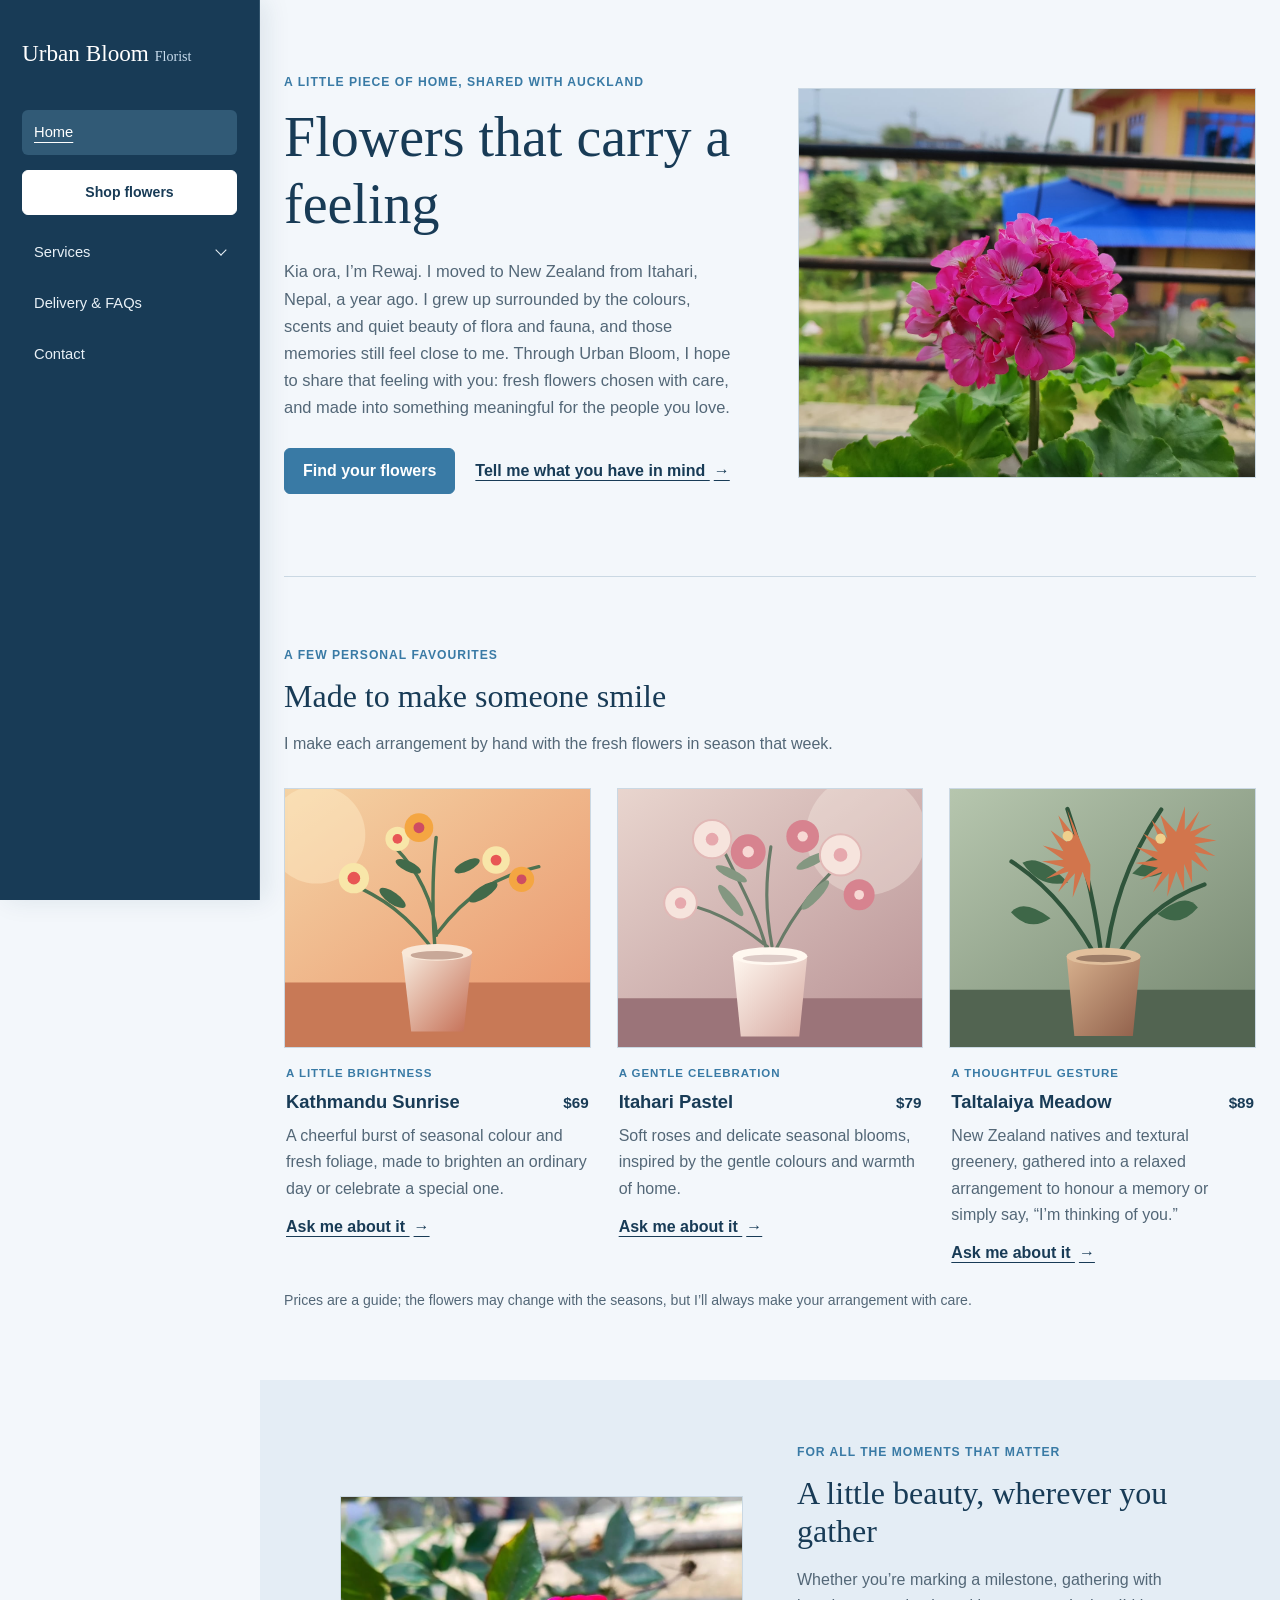
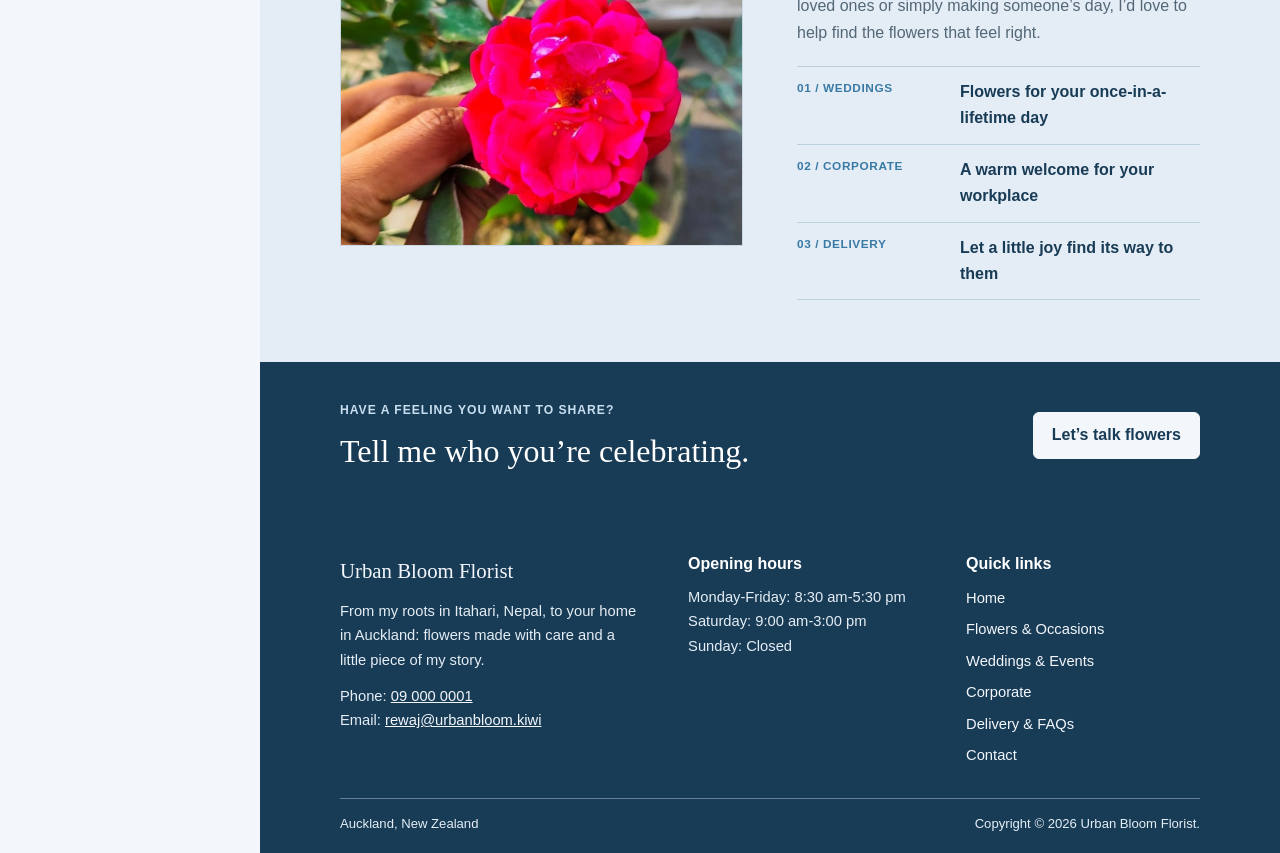
<file: index.html>
<!DOCTYPE html>
<html lang="en-NZ">
<head>
  <meta charset="UTF-8">
  <meta name="viewport" content="width=device-width, initial-scale=1.0">
  <meta name="description" content="Personal, seasonal flowers in Auckland, inspired by Rewaj's childhood in Itahari, Nepal and love of nature.">
  <title>Urban Bloom Florist | Flowers with a Personal Touch</title>
  <link rel="stylesheet" href="css/style.css">
  <script src="js/script.js" defer></script>
</head>
<body>
  <a class="skip-link" href="#main-content">Skip to content</a>
  <header class="site-header">
    <div class="header-inner">
      <a class="site-logo" href="index.html">Urban Bloom <span>Florist</span></a>
      <button class="menu-toggle" type="button" aria-label="Open navigation menu" aria-expanded="false" aria-controls="site-navigation">
        <span></span><span></span><span></span>
      </button>
      <nav class="site-nav" id="site-navigation" aria-label="Main navigation">
        <a href="index.html" aria-current="page">Home</a>
        <a href="flowers.html" class="nav-shop-link">Shop flowers</a>
        <div class="nav-dropdown">
          <button class="nav-dropdown-toggle" type="button" aria-expanded="false" aria-controls="services-menu">Services</button>
          <div class="nav-dropdown-menu" id="services-menu">
            <a href="weddings.html">Weddings &amp; Events</a>
            <a href="corporate.html">Corporate</a>
          </div>
        </div>
        <a href="delivery.html">Delivery &amp; FAQs</a>
        <a href="contact.html">Contact</a>
      </nav>
    </div>
  </header>

  <main id="main-content">
    <section class="home-hero">
      <div class="hero-copy">
        <p class="eyebrow">A little piece of home, shared with Auckland</p>
        <h1>Flowers that carry a feeling</h1>
        <p>Kia ora, I’m Rewaj. I moved to New Zealand from Itahari, Nepal, a year ago. I grew up surrounded by the colours, scents and quiet beauty of flora and fauna, and those memories still feel close to me. Through Urban Bloom, I hope to share that feeling with you: fresh flowers chosen with care, and made into something meaningful for the people you love.</p>
        <div class="button-row">
          <a class="button button-primary" href="flowers.html">Find your flowers</a>
          <a class="hero-text-link" href="contact.html">Tell me what you have in mind <span aria-hidden="true">&rarr;</span></a>
        </div>
      </div>
      <div class="image-frame hero-image">
        <img src="image 1.jpeg" alt="A colourful hand-tied bouquet, made with care">
      </div>
    </section>

    <section class="content-section featured-section" aria-labelledby="featured-heading">
      <div class="section-heading">
        <p class="eyebrow">A few personal favourites</p>
        <h2 id="featured-heading">Made to make someone smile</h2>
        <p>I make each arrangement by hand with the fresh flowers in season that week.</p>
      </div>
      <div class="product-grid">
        <article class="product-item">
          <div class="image-frame product-image"><img src="images/auckland-sunrise.svg" alt="Bright seasonal flowers and fresh foliage in the Kathmandu Sunrise bouquet"></div>
          <div class="product-copy"><p class="product-category">A little brightness</p><div class="product-title"><h3>Kathmandu Sunrise</h3><span>$69</span></div><p>A cheerful burst of seasonal colour and fresh foliage, made to brighten an ordinary day or celebrate a special one.</p><a class="text-link" href="contact.html">Ask me about it <span aria-hidden="true">&rarr;</span></a></div>
        </article>
        <article class="product-item">
          <div class="image-frame product-image"><img src="images/soft-blush.svg" alt="Soft pastel roses and seasonal blooms in the Itahari Pastel arrangement"></div>
          <div class="product-copy"><p class="product-category">A gentle celebration</p><div class="product-title"><h3>Itahari Pastel</h3><span>$79</span></div><p>Soft roses and delicate seasonal blooms, inspired by the gentle colours and warmth of home.</p><a class="text-link" href="contact.html">Ask me about it <span aria-hidden="true">&rarr;</span></a></div>
        </article>
        <article class="product-item">
          <div class="image-frame product-image"><img src="images/native-meadow.svg" alt="A relaxed arrangement of New Zealand native flowers and greenery in the Taltalaiya Meadow bouquet"></div>
          <div class="product-copy"><p class="product-category">A thoughtful gesture</p><div class="product-title"><h3>Taltalaiya Meadow</h3><span>$89</span></div><p>New Zealand natives and textural greenery, gathered into a relaxed arrangement to honour a memory or simply say, “I’m thinking of you.”</p><a class="text-link" href="contact.html">Ask me about it <span aria-hidden="true">&rarr;</span></a></div>
        </article>
      </div>
      <p class="small-note">Prices are a guide; the flowers may change with the seasons, but I’ll always make your arrangement with care.</p>
    </section>

    <section class="split-section home-services">
      <div class="image-frame split-image"><img src="image 2.jpeg" alt="Thoughtfully arranged flowers for a celebration"></div>
      <div class="split-copy">
        <p class="eyebrow">For all the moments that matter</p>
        <h2>A little beauty, wherever you gather</h2>
        <p>Whether you’re marking a milestone, gathering with loved ones or simply making someone’s day, I’d love to help find the flowers that feel right.</p>
        <div class="service-links">
          <a href="weddings.html"><span class="service-index">01 / Weddings</span><span class="service-link-title">Flowers for your once-in-a-lifetime day</span></a>
          <a href="corporate.html"><span class="service-index">02 / Corporate</span><span class="service-link-title">A warm welcome for your workplace</span></a>
          <a href="delivery.html"><span class="service-index">03 / Delivery</span><span class="service-link-title">Let a little joy find its way to them</span></a>
        </div>
      </div>
    </section>
    <section class="contact-band"><div><p class="eyebrow">Have a feeling you want to share?</p><h2>Tell me who you’re celebrating.</h2></div><a class="button button-light" href="contact.html">Let’s talk flowers</a></section>
  </main>

  <footer class="site-footer">
    <div class="footer-main">
      <div class="footer-about"><a class="footer-logo" href="index.html">Urban Bloom Florist</a><p>From my roots in Itahari, Nepal, to your home in Auckland: flowers made with care and a little piece of my story.</p><p>Phone: <a href="tel:+6490000001">09 000 0001</a><br>Email: <a href="mailto:rewaj@urbanbloom.kiwi">rewaj@urbanbloom.kiwi</a></p></div>
      <div><h2>Opening hours</h2><p>Monday-Friday: 8:30 am-5:30 pm<br>Saturday: 9:00 am-3:00 pm<br>Sunday: Closed</p></div>
      <div><h2>Quick links</h2><ul class="footer-links"><li><a href="index.html">Home</a></li><li><a href="flowers.html">Flowers &amp; Occasions</a></li><li><a href="weddings.html">Weddings &amp; Events</a></li><li><a href="corporate.html">Corporate</a></li><li><a href="delivery.html">Delivery &amp; FAQs</a></li><li><a href="contact.html">Contact</a></li></ul></div>
    </div>
    <div class="footer-bottom"><p>Auckland, New Zealand</p><p>Copyright &copy; 2026 Urban Bloom Florist.</p></div>
  </footer>
</body>
</html>
</file>
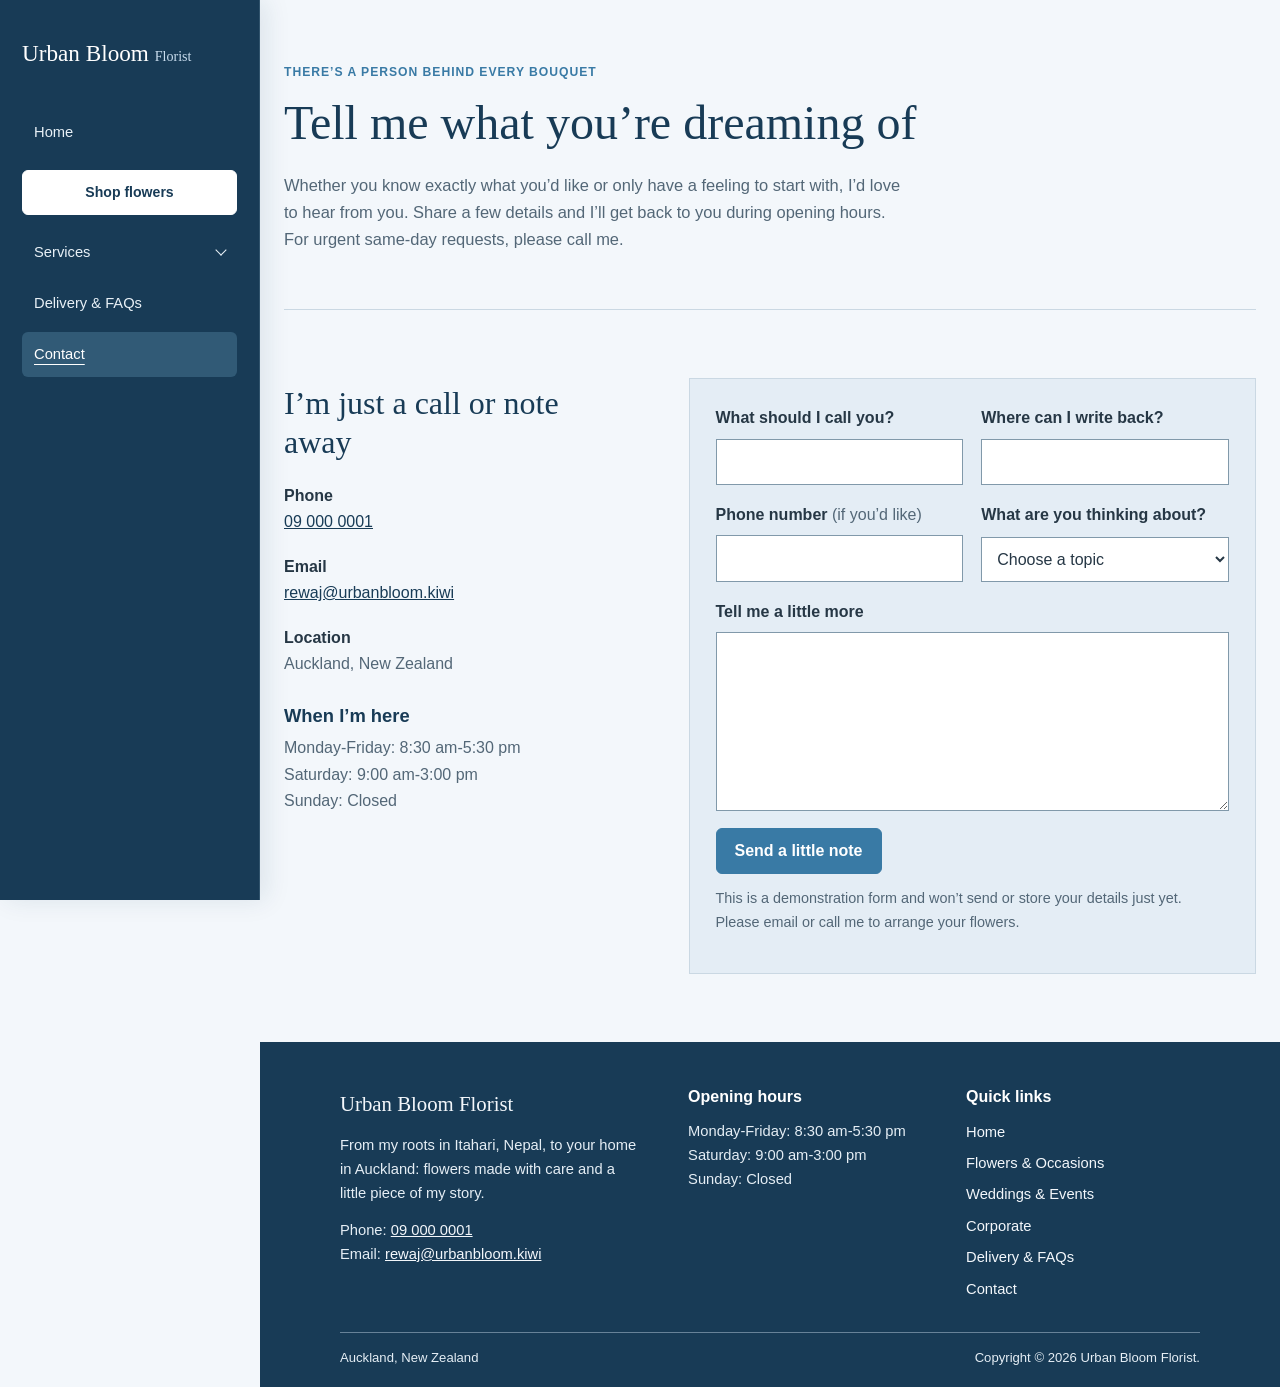
<file: contact.html>
<!DOCTYPE html>
<html lang="en-NZ">
<head>
  <meta charset="UTF-8">
  <meta name="viewport" content="width=device-width, initial-scale=1.0">
  <meta name="description" content="Share your flower ideas with Rewaj at Urban Bloom Florist in Auckland. Every enquiry is welcome.">
  <title>Contact | Urban Bloom Florist</title>
  <link rel="stylesheet" href="css/style.css">
  <script src="js/script.js" defer></script>
</head>
<body>
  <a class="skip-link" href="#main-content">Skip to content</a>
  <header class="site-header"><div class="header-inner"><a class="site-logo" href="index.html">Urban Bloom <span>Florist</span></a><button class="menu-toggle" type="button" aria-label="Open navigation menu" aria-expanded="false" aria-controls="site-navigation"><span></span><span></span><span></span></button><nav class="site-nav" id="site-navigation" aria-label="Main navigation"><a href="index.html">Home</a><a href="flowers.html" class="nav-shop-link">Shop flowers</a><div class="nav-dropdown"><button class="nav-dropdown-toggle" type="button" aria-expanded="false" aria-controls="services-menu">Services</button><div class="nav-dropdown-menu" id="services-menu"><a href="weddings.html">Weddings &amp; Events</a><a href="corporate.html">Corporate</a></div></div><a href="delivery.html">Delivery &amp; FAQs</a><a href="contact.html" aria-current="page">Contact</a></nav></div></header>
  <main id="main-content">
    <section class="page-intro"><p class="eyebrow">There’s a person behind every bouquet</p><h1>Tell me what you’re dreaming of</h1><p>Whether you know exactly what you’d like or only have a feeling to start with, I’d love to hear from you. Share a few details and I’ll get back to you during opening hours. For urgent same-day requests, please call me.</p></section>
    <section class="contact-layout content-section">
      <div class="contact-details"><h2>I’m just a call or note away</h2><p><strong>Phone</strong><br><a href="tel:+6490000001">09 000 0001</a></p><p><strong>Email</strong><br><a href="mailto:rewaj@urbanbloom.kiwi">rewaj@urbanbloom.kiwi</a></p><p><strong>Location</strong><br>Auckland, New Zealand</p><h3>When I’m here</h3><p>Monday-Friday: 8:30 am-5:30 pm<br>Saturday: 9:00 am-3:00 pm<br>Sunday: Closed</p></div>
      <form class="enquiry-form" id="enquiry-form">
        <div class="form-row"><div class="form-field"><label for="name">What should I call you?</label><input id="name" name="name" type="text" autocomplete="name" required></div><div class="form-field"><label for="email">Where can I write back?</label><input id="email" name="email" type="email" autocomplete="email" required></div></div>
        <div class="form-row"><div class="form-field"><label for="phone">Phone number <span>(if you’d like)</span></label><input id="phone" name="phone" type="tel" autocomplete="tel"></div><div class="form-field"><label for="enquiry-type">What are you thinking about?</label><select id="enquiry-type" name="enquiry-type" required><option value="">Choose a topic</option><option>Flowers and occasions</option><option>Wedding or event</option><option>Corporate flowers</option><option>Delivery</option><option>Something else</option></select></div></div>
        <div class="form-field"><label for="message">Tell me a little more</label><textarea id="message" name="message" rows="6" required></textarea></div>
        <button class="button button-primary" type="submit">Send a little note</button>
        <p class="form-note">This is a demonstration form and won’t send or store your details just yet. Please email or call me to arrange your flowers.</p>
        <p class="form-status" id="form-status" role="status" aria-live="polite"></p>
      </form>
    </section>
  </main>
  <footer class="site-footer"><div class="footer-main"><div class="footer-about"><a class="footer-logo" href="index.html">Urban Bloom Florist</a><p>From my roots in Itahari, Nepal, to your home in Auckland: flowers made with care and a little piece of my story.</p><p>Phone: <a href="tel:+6490000001">09 000 0001</a><br>Email: <a href="mailto:rewaj@urbanbloom.kiwi">rewaj@urbanbloom.kiwi</a></p></div><div><h2>Opening hours</h2><p>Monday-Friday: 8:30 am-5:30 pm<br>Saturday: 9:00 am-3:00 pm<br>Sunday: Closed</p></div><div><h2>Quick links</h2><ul class="footer-links"><li><a href="index.html">Home</a></li><li><a href="flowers.html">Flowers &amp; Occasions</a></li><li><a href="weddings.html">Weddings &amp; Events</a></li><li><a href="corporate.html">Corporate</a></li><li><a href="delivery.html">Delivery &amp; FAQs</a></li><li><a href="contact.html">Contact</a></li></ul></div></div><div class="footer-bottom"><p>Auckland, New Zealand</p><p>Copyright &copy; 2026 Urban Bloom Florist.</p></div></footer>
</body>
</html>
</file>
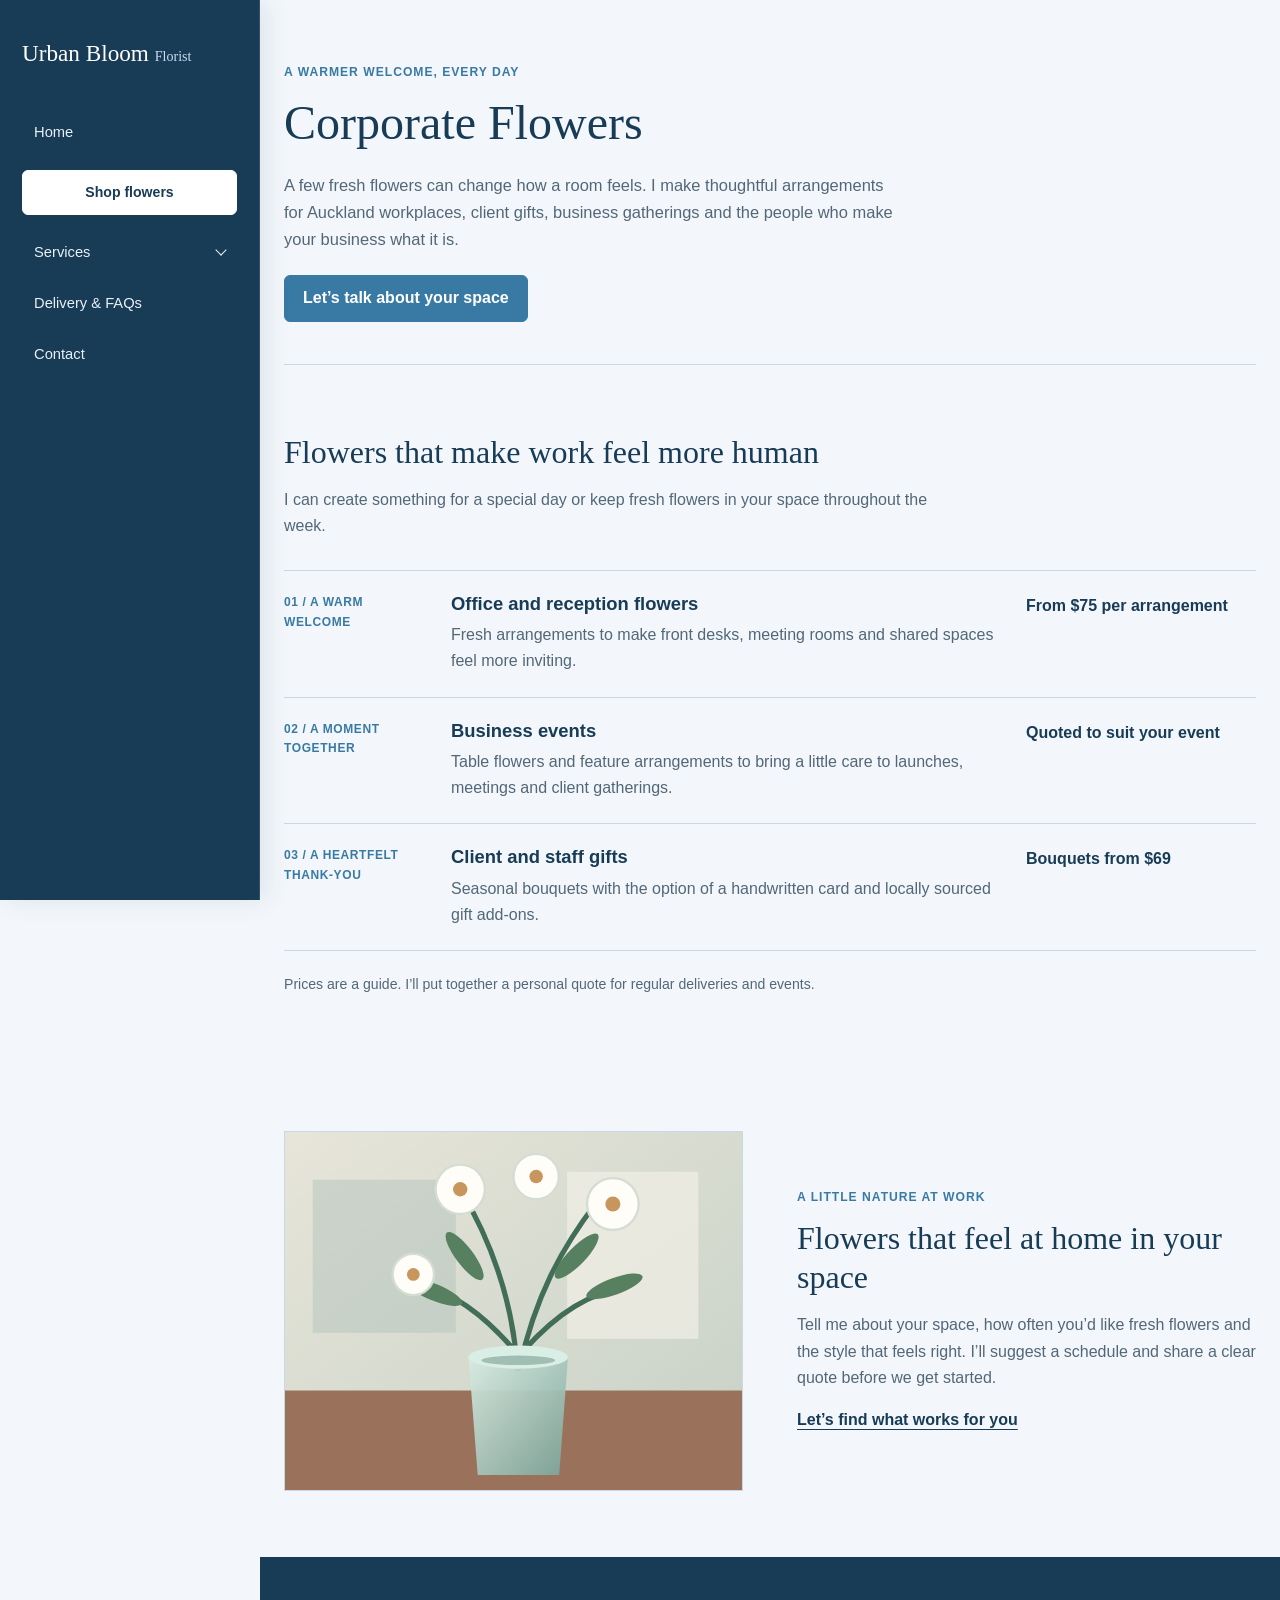
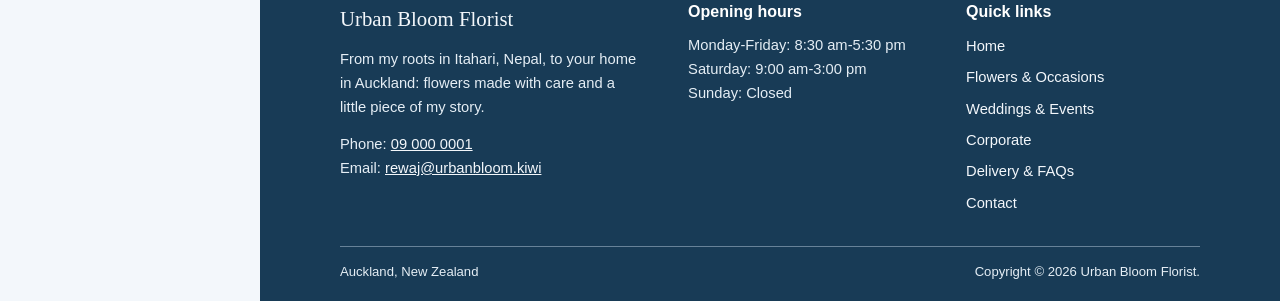
<file: corporate.html>
<!DOCTYPE html>
<html lang="en-NZ">
<head>
  <meta charset="UTF-8">
  <meta name="viewport" content="width=device-width, initial-scale=1.0">
  <meta name="description" content="Thoughtful seasonal flowers for Auckland workspaces and business occasions, made by Rewaj at Urban Bloom Florist.">
  <title>Corporate Flowers | Urban Bloom Florist</title>
  <link rel="stylesheet" href="css/style.css">
  <script src="js/script.js" defer></script>
</head>
<body>
  <a class="skip-link" href="#main-content">Skip to content</a>
  <header class="site-header"><div class="header-inner"><a class="site-logo" href="index.html">Urban Bloom <span>Florist</span></a><button class="menu-toggle" type="button" aria-label="Open navigation menu" aria-expanded="false" aria-controls="site-navigation"><span></span><span></span><span></span></button><nav class="site-nav" id="site-navigation" aria-label="Main navigation"><a href="index.html">Home</a><a href="flowers.html" class="nav-shop-link">Shop flowers</a><div class="nav-dropdown"><button class="nav-dropdown-toggle" type="button" aria-expanded="false" aria-controls="services-menu">Services</button><div class="nav-dropdown-menu" id="services-menu"><a href="weddings.html">Weddings &amp; Events</a><a href="corporate.html" aria-current="page">Corporate</a></div></div><a href="delivery.html">Delivery &amp; FAQs</a><a href="contact.html">Contact</a></nav></div></header>
  <main id="main-content">
    <section class="page-intro"><p class="eyebrow">A warmer welcome, every day</p><h1>Corporate Flowers</h1><p>A few fresh flowers can change how a room feels. I make thoughtful arrangements for Auckland workplaces, client gifts, business gatherings and the people who make your business what it is.</p><a class="button button-primary" href="contact.html">Let’s talk about your space</a></section>
    <section class="content-section"><div class="section-heading"><h2>Flowers that make work feel more human</h2><p>I can create something for a special day or keep fresh flowers in your space throughout the week.</p></div><div class="service-list">
      <article class="service-row"><span class="service-number">01 / A warm welcome</span><div><h3>Office and reception flowers</h3><p>Fresh arrangements to make front desks, meeting rooms and shared spaces feel more inviting.</p></div><p class="service-price">From $75 per arrangement</p></article>
      <article class="service-row"><span class="service-number">02 / A moment together</span><div><h3>Business events</h3><p>Table flowers and feature arrangements to bring a little care to launches, meetings and client gatherings.</p></div><p class="service-price">Quoted to suit your event</p></article>
      <article class="service-row"><span class="service-number">03 / A heartfelt thank-you</span><div><h3>Client and staff gifts</h3><p>Seasonal bouquets with the option of a handwritten card and locally sourced gift add-ons.</p></div><p class="service-price">Bouquets from $69</p></article>
    </div><p class="small-note">Prices are a guide. I’ll put together a personal quote for regular deliveries and events.</p></section>
    <section class="split-section detail-split"><div class="image-frame split-image"><img src="images/corporate-flowers.svg" alt="A fresh floral arrangement displayed in a welcoming office reception"></div><div class="split-copy"><p class="eyebrow">A little nature at work</p><h2>Flowers that feel at home in your space</h2><p>Tell me about your space, how often you’d like fresh flowers and the style that feels right. I’ll suggest a schedule and share a clear quote before we get started.</p><a class="text-link" href="contact.html">Let’s find what works for you</a></div></section>
  </main>
  <footer class="site-footer"><div class="footer-main"><div class="footer-about"><a class="footer-logo" href="index.html">Urban Bloom Florist</a><p>From my roots in Itahari, Nepal, to your home in Auckland: flowers made with care and a little piece of my story.</p><p>Phone: <a href="tel:+6490000001">09 000 0001</a><br>Email: <a href="mailto:rewaj@urbanbloom.kiwi">rewaj@urbanbloom.kiwi</a></p></div><div><h2>Opening hours</h2><p>Monday-Friday: 8:30 am-5:30 pm<br>Saturday: 9:00 am-3:00 pm<br>Sunday: Closed</p></div><div><h2>Quick links</h2><ul class="footer-links"><li><a href="index.html">Home</a></li><li><a href="flowers.html">Flowers &amp; Occasions</a></li><li><a href="weddings.html">Weddings &amp; Events</a></li><li><a href="corporate.html">Corporate</a></li><li><a href="delivery.html">Delivery &amp; FAQs</a></li><li><a href="contact.html">Contact</a></li></ul></div></div><div class="footer-bottom"><p>Auckland, New Zealand</p><p>Copyright &copy; 2026 Urban Bloom Florist.</p></div></footer>
</body>
</html>
</file>
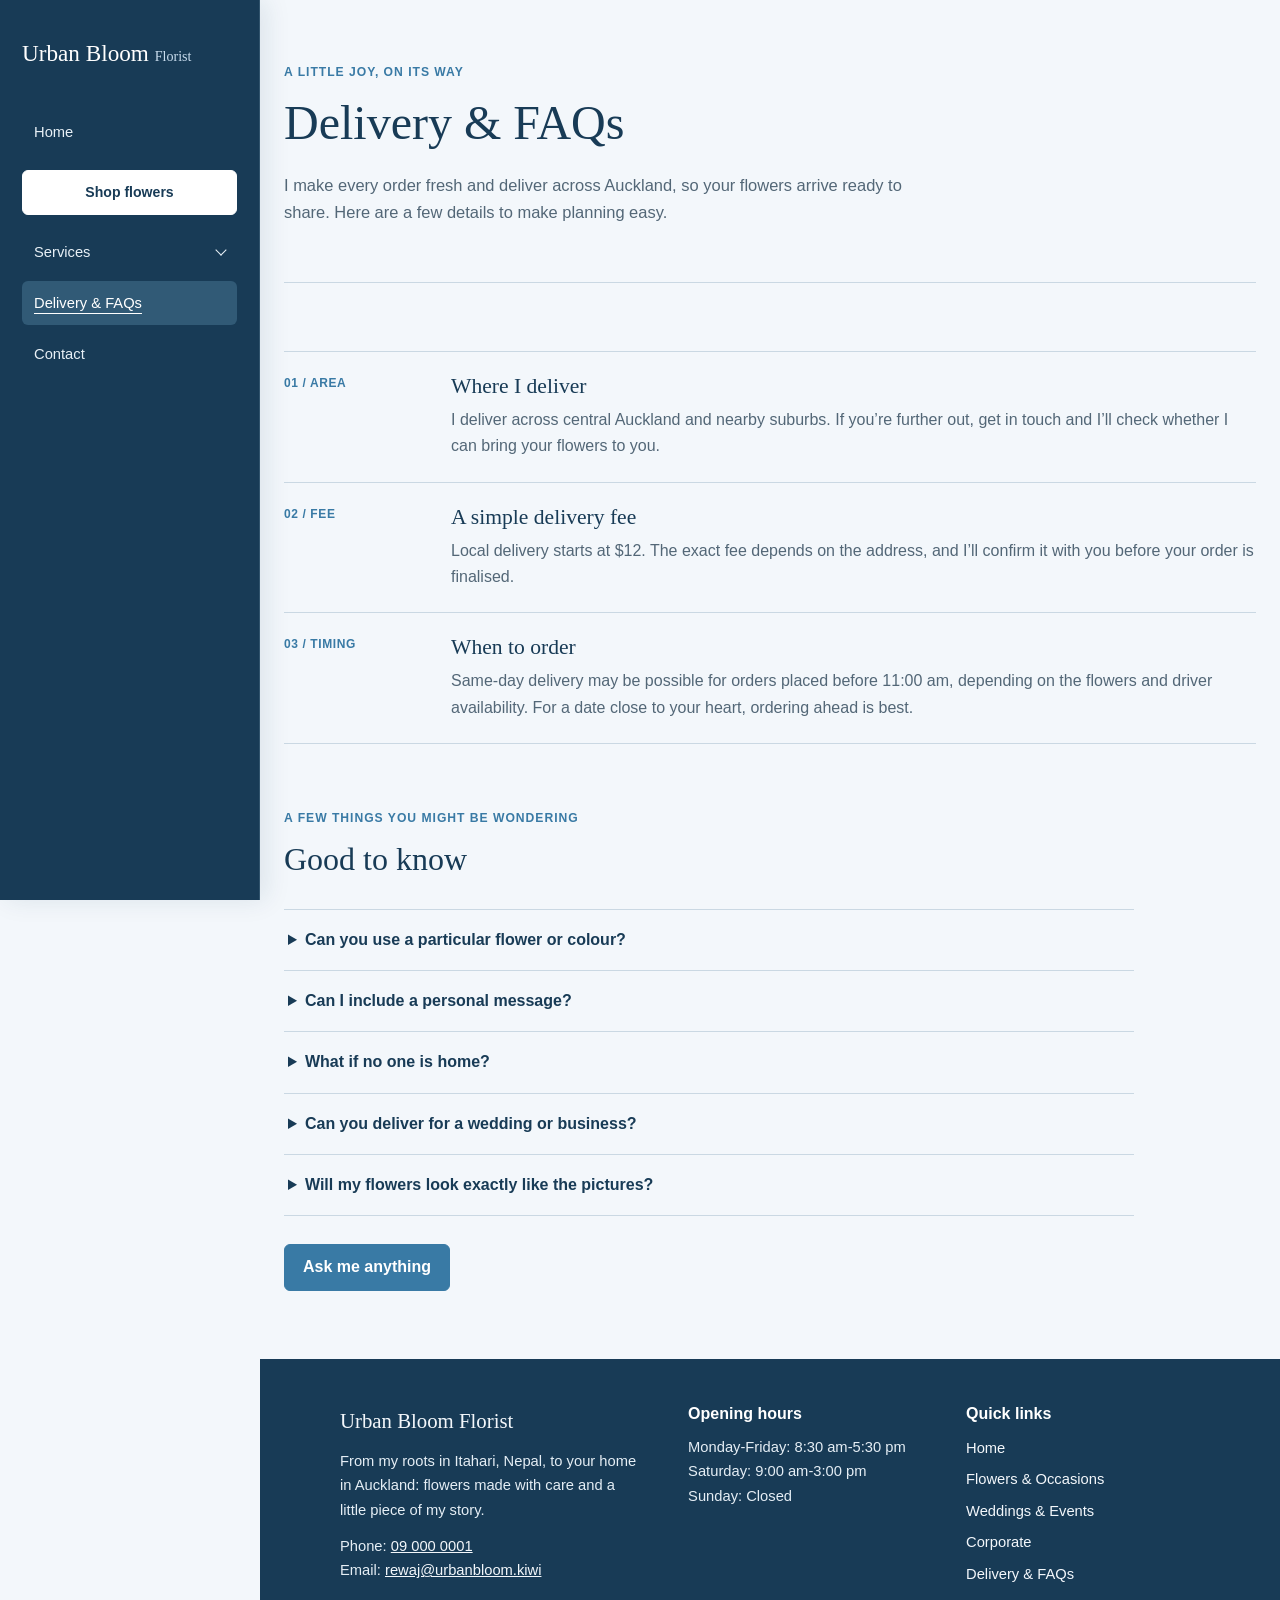
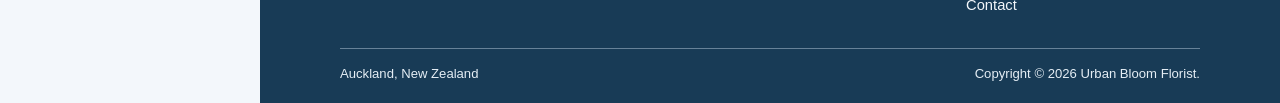
<file: delivery.html>
<!DOCTYPE html>
<html lang="en-NZ">
<head>
  <meta charset="UTF-8">
  <meta name="viewport" content="width=device-width, initial-scale=1.0">
  <meta name="description" content="A little joy, delivered around Auckland by Rewaj at Urban Bloom Florist. Find delivery details and answers.">
  <title>Delivery &amp; FAQs | Urban Bloom Florist</title>
  <link rel="stylesheet" href="css/style.css">
  <script src="js/script.js" defer></script>
</head>
<body>
  <a class="skip-link" href="#main-content">Skip to content</a>
  <header class="site-header"><div class="header-inner"><a class="site-logo" href="index.html">Urban Bloom <span>Florist</span></a><button class="menu-toggle" type="button" aria-label="Open navigation menu" aria-expanded="false" aria-controls="site-navigation"><span></span><span></span><span></span></button><nav class="site-nav" id="site-navigation" aria-label="Main navigation"><a href="index.html">Home</a><a href="flowers.html" class="nav-shop-link">Shop flowers</a><div class="nav-dropdown"><button class="nav-dropdown-toggle" type="button" aria-expanded="false" aria-controls="services-menu">Services</button><div class="nav-dropdown-menu" id="services-menu"><a href="weddings.html">Weddings &amp; Events</a><a href="corporate.html">Corporate</a></div></div><a href="delivery.html" aria-current="page">Delivery &amp; FAQs</a><a href="contact.html">Contact</a></nav></div></header>
  <main id="main-content">
    <section class="page-intro"><p class="eyebrow">A little joy, on its way</p><h1>Delivery &amp; FAQs</h1><p>I make every order fresh and deliver across Auckland, so your flowers arrive ready to share. Here are a few details to make planning easy.</p></section>
    <section class="content-section delivery-details"><div class="delivery-summary"><article><p class="service-number">01 / Area</p><div><h2>Where I deliver</h2><p>I deliver across central Auckland and nearby suburbs. If you’re further out, get in touch and I’ll check whether I can bring your flowers to you.</p></div></article><article><p class="service-number">02 / Fee</p><div><h2>A simple delivery fee</h2><p>Local delivery starts at $12. The exact fee depends on the address, and I’ll confirm it with you before your order is finalised.</p></div></article><article><p class="service-number">03 / Timing</p><div><h2>When to order</h2><p>Same-day delivery may be possible for orders placed before 11:00 am, depending on the flowers and driver availability. For a date close to your heart, ordering ahead is best.</p></div></article></div></section>
    <section class="content-section faq-section"><div class="section-heading"><p class="eyebrow">A few things you might be wondering</p><h2>Good to know</h2></div><div class="faq-list">
      <details><summary>Can you use a particular flower or colour?</summary><p>Tell me what you love and I’ll check what’s in season. I can’t promise every variety will be available, but I’ll do my best to find a lovely alternative.</p></details>
      <details><summary>Can I include a personal message?</summary><p>Of course. I’d be happy to add a handwritten card. Just send me your words when you get in touch.</p></details>
      <details><summary>What if no one is home?</summary><p>Please share a phone number and any safe-place or access instructions. If I can’t leave the flowers safely, I’ll contact you to work out what to do next.</p></details>
      <details><summary>Can you deliver for a wedding or business?</summary><p>Yes. I plan wedding, event and regular business deliveries personally. Take a look at my <a href="weddings.html">Weddings &amp; Events</a> or <a href="corporate.html">Corporate</a> page to explore the possibilities.</p></details>
      <details><summary>Will my flowers look exactly like the pictures?</summary><p>Flowers change with the seasons, so each arrangement is a little unique. I’ll keep the colours and feeling you chose, and make sure the flowers are fresh and full of life.</p></details>
    </div><a class="button button-primary" href="contact.html">Ask me anything</a></section>
  </main>
  <footer class="site-footer"><div class="footer-main"><div class="footer-about"><a class="footer-logo" href="index.html">Urban Bloom Florist</a><p>From my roots in Itahari, Nepal, to your home in Auckland: flowers made with care and a little piece of my story.</p><p>Phone: <a href="tel:+6490000001">09 000 0001</a><br>Email: <a href="mailto:rewaj@urbanbloom.kiwi">rewaj@urbanbloom.kiwi</a></p></div><div><h2>Opening hours</h2><p>Monday-Friday: 8:30 am-5:30 pm<br>Saturday: 9:00 am-3:00 pm<br>Sunday: Closed</p></div><div><h2>Quick links</h2><ul class="footer-links"><li><a href="index.html">Home</a></li><li><a href="flowers.html">Flowers &amp; Occasions</a></li><li><a href="weddings.html">Weddings &amp; Events</a></li><li><a href="corporate.html">Corporate</a></li><li><a href="delivery.html">Delivery &amp; FAQs</a></li><li><a href="contact.html">Contact</a></li></ul></div></div><div class="footer-bottom"><p>Auckland, New Zealand</p><p>Copyright &copy; 2026 Urban Bloom Florist.</p></div></footer>
</body>
</html>
</file>
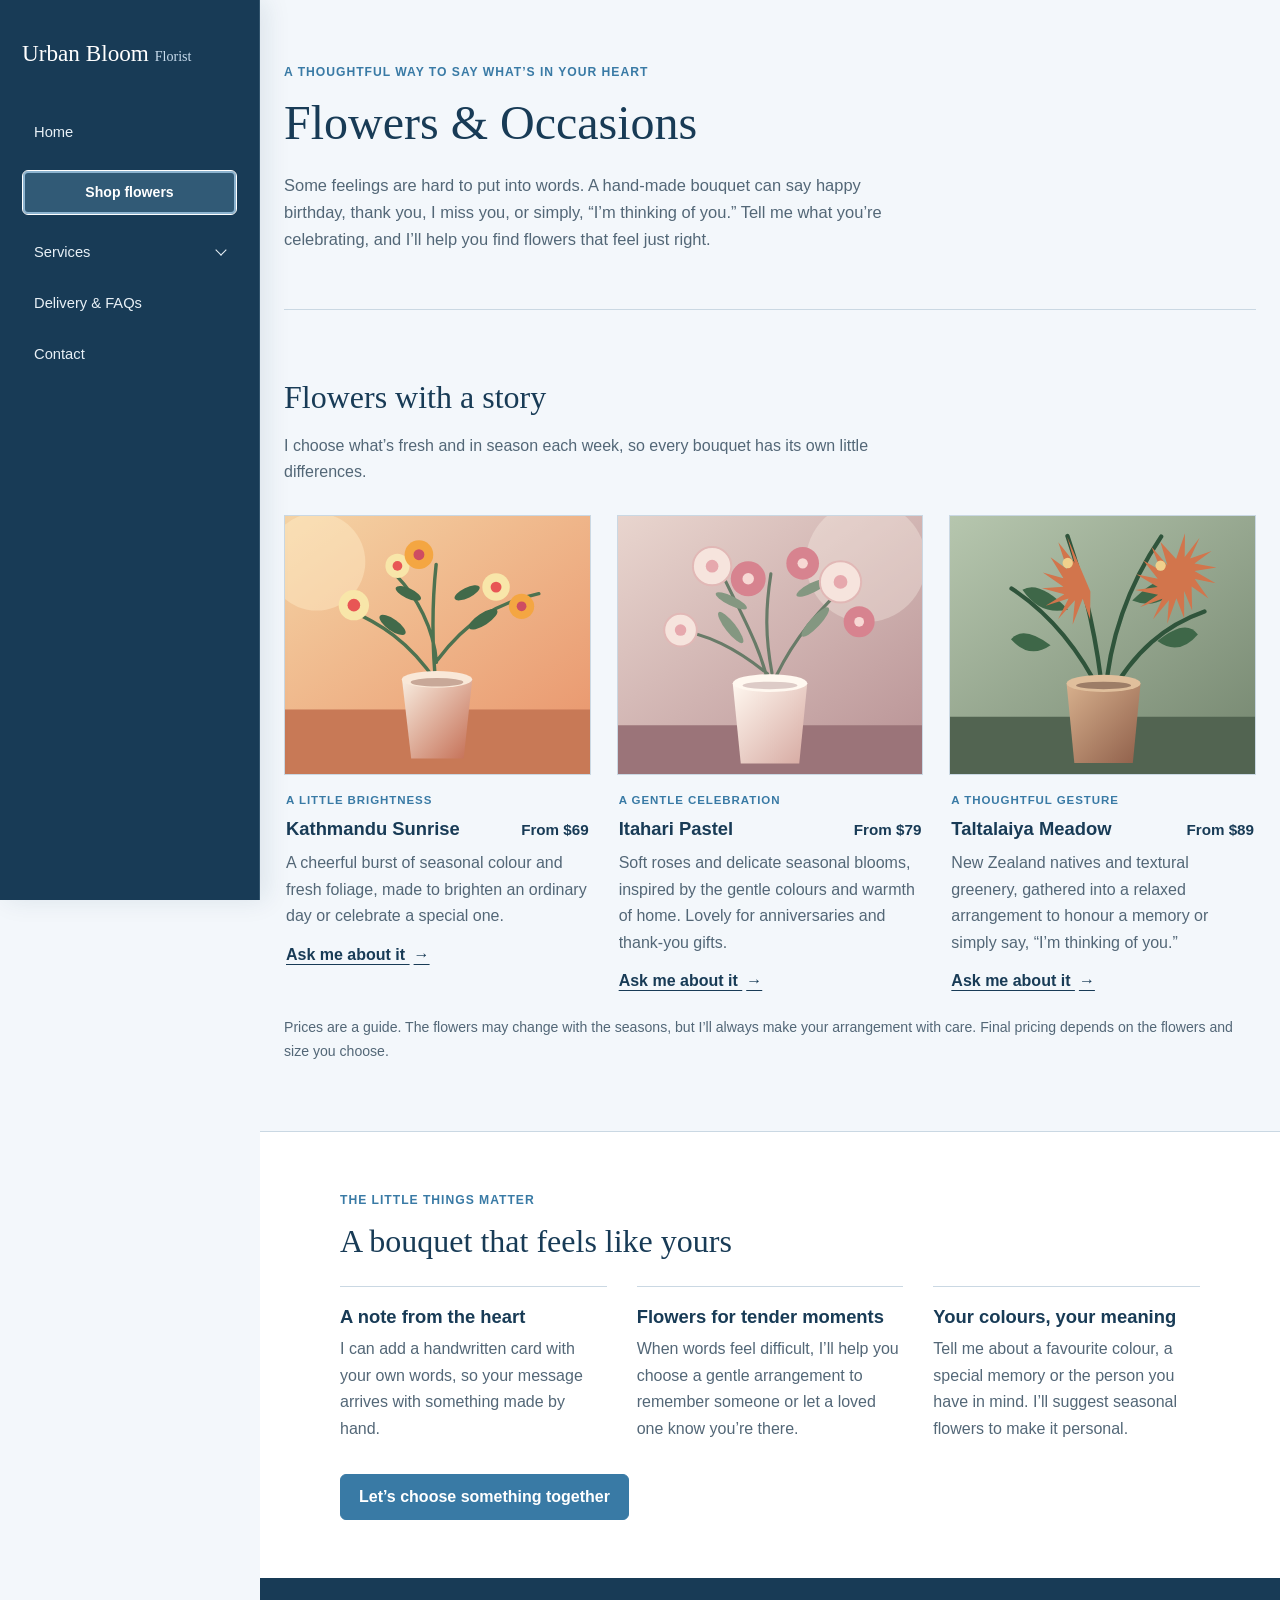
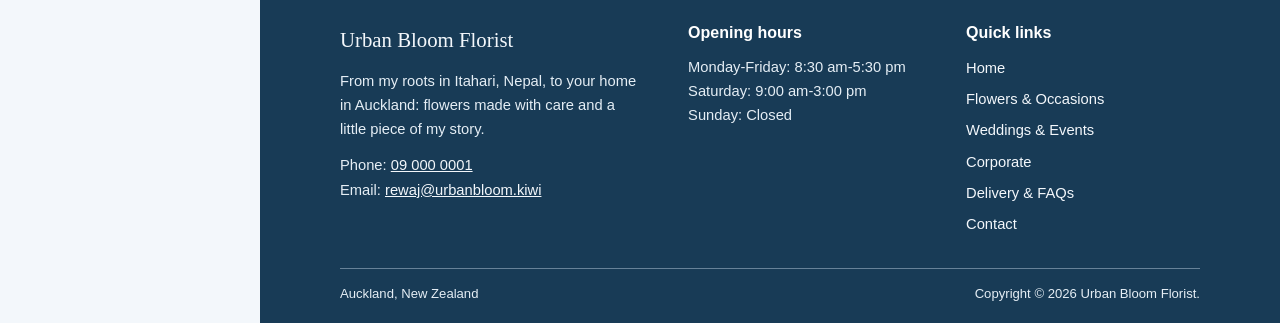
<file: flowers.html>
<!DOCTYPE html>
<html lang="en-NZ">
<head>
  <meta charset="UTF-8">
  <meta name="viewport" content="width=device-width, initial-scale=1.0">
  <meta name="description" content="Discover heartfelt, hand-made seasonal bouquets from Rewaj at Urban Bloom Florist in Auckland.">
  <title>Flowers &amp; Occasions | Urban Bloom Florist</title>
  <link rel="stylesheet" href="css/style.css">
  <script src="js/script.js" defer></script>
</head>
<body>
  <a class="skip-link" href="#main-content">Skip to content</a>
  <header class="site-header"><div class="header-inner"><a class="site-logo" href="index.html">Urban Bloom <span>Florist</span></a><button class="menu-toggle" type="button" aria-label="Open navigation menu" aria-expanded="false" aria-controls="site-navigation"><span></span><span></span><span></span></button><nav class="site-nav" id="site-navigation" aria-label="Main navigation"><a href="index.html">Home</a><a href="flowers.html" class="nav-shop-link" aria-current="page">Shop flowers</a><div class="nav-dropdown"><button class="nav-dropdown-toggle" type="button" aria-expanded="false" aria-controls="services-menu">Services</button><div class="nav-dropdown-menu" id="services-menu"><a href="weddings.html">Weddings &amp; Events</a><a href="corporate.html">Corporate</a></div></div><a href="delivery.html">Delivery &amp; FAQs</a><a href="contact.html">Contact</a></nav></div></header>
  <main id="main-content">
    <section class="page-intro"><p class="eyebrow">A thoughtful way to say what’s in your heart</p><h1>Flowers &amp; Occasions</h1><p>Some feelings are hard to put into words. A hand-made bouquet can say happy birthday, thank you, I miss you, or simply, “I’m thinking of you.” Tell me what you’re celebrating, and I’ll help you find flowers that feel just right.</p></section>
    <section class="content-section" aria-labelledby="bouquets-heading"><div class="section-heading"><h2 id="bouquets-heading">Flowers with a story</h2><p>I choose what’s fresh and in season each week, so every bouquet has its own little differences.</p></div>
      <div class="product-grid">
        <article class="product-item"><div class="image-frame product-image"><img src="images/auckland-sunrise.svg" alt="Kathmandu Sunrise bouquet of colourful seasonal flowers and foliage"></div><div class="product-copy"><p class="product-category">A little brightness</p><div class="product-title"><h3>Kathmandu Sunrise</h3><span>From $69</span></div><p>A cheerful burst of seasonal colour and fresh foliage, made to brighten an ordinary day or celebrate a special one.</p><a class="text-link" href="contact.html">Ask me about it <span aria-hidden="true">&rarr;</span></a></div></article>
        <article class="product-item"><div class="image-frame product-image"><img src="images/soft-blush.svg" alt="Itahari Pastel arrangement with pastel roses and delicate seasonal blooms"></div><div class="product-copy"><p class="product-category">A gentle celebration</p><div class="product-title"><h3>Itahari Pastel</h3><span>From $79</span></div><p>Soft roses and delicate seasonal blooms, inspired by the gentle colours and warmth of home. Lovely for anniversaries and thank-you gifts.</p><a class="text-link" href="contact.html">Ask me about it <span aria-hidden="true">&rarr;</span></a></div></article>
        <article class="product-item"><div class="image-frame product-image"><img src="images/native-meadow.svg" alt="Taltalaiya Meadow arrangement of New Zealand native flowers and greenery"></div><div class="product-copy"><p class="product-category">A thoughtful gesture</p><div class="product-title"><h3>Taltalaiya Meadow</h3><span>From $89</span></div><p>New Zealand natives and textural greenery, gathered into a relaxed arrangement to honour a memory or simply say, “I’m thinking of you.”</p><a class="text-link" href="contact.html">Ask me about it <span aria-hidden="true">&rarr;</span></a></div></article>
      </div>
      <p class="small-note">Prices are a guide. The flowers may change with the seasons, but I’ll always make your arrangement with care. Final pricing depends on the flowers and size you choose.</p>
    </section>
    <section class="occasion-section"><div class="section-heading"><p class="eyebrow">The little things matter</p><h2>A bouquet that feels like yours</h2></div><div class="occasion-grid"><article><h3>A note from the heart</h3><p>I can add a handwritten card with your own words, so your message arrives with something made by hand.</p></article><article><h3>Flowers for tender moments</h3><p>When words feel difficult, I’ll help you choose a gentle arrangement to remember someone or let a loved one know you’re there.</p></article><article><h3>Your colours, your meaning</h3><p>Tell me about a favourite colour, a special memory or the person you have in mind. I’ll suggest seasonal flowers to make it personal.</p></article></div><a class="button button-primary" href="contact.html">Let’s choose something together</a></section>
  </main>
  <footer class="site-footer"><div class="footer-main"><div class="footer-about"><a class="footer-logo" href="index.html">Urban Bloom Florist</a><p>From my roots in Itahari, Nepal, to your home in Auckland: flowers made with care and a little piece of my story.</p><p>Phone: <a href="tel:+6490000001">09 000 0001</a><br>Email: <a href="mailto:rewaj@urbanbloom.kiwi">rewaj@urbanbloom.kiwi</a></p></div><div><h2>Opening hours</h2><p>Monday-Friday: 8:30 am-5:30 pm<br>Saturday: 9:00 am-3:00 pm<br>Sunday: Closed</p></div><div><h2>Quick links</h2><ul class="footer-links"><li><a href="index.html">Home</a></li><li><a href="flowers.html">Flowers &amp; Occasions</a></li><li><a href="weddings.html">Weddings &amp; Events</a></li><li><a href="corporate.html">Corporate</a></li><li><a href="delivery.html">Delivery &amp; FAQs</a></li><li><a href="contact.html">Contact</a></li></ul></div></div><div class="footer-bottom"><p>Auckland, New Zealand</p><p>Copyright &copy; 2026 Urban Bloom Florist.</p></div></footer>
</body>
</html>
</file>
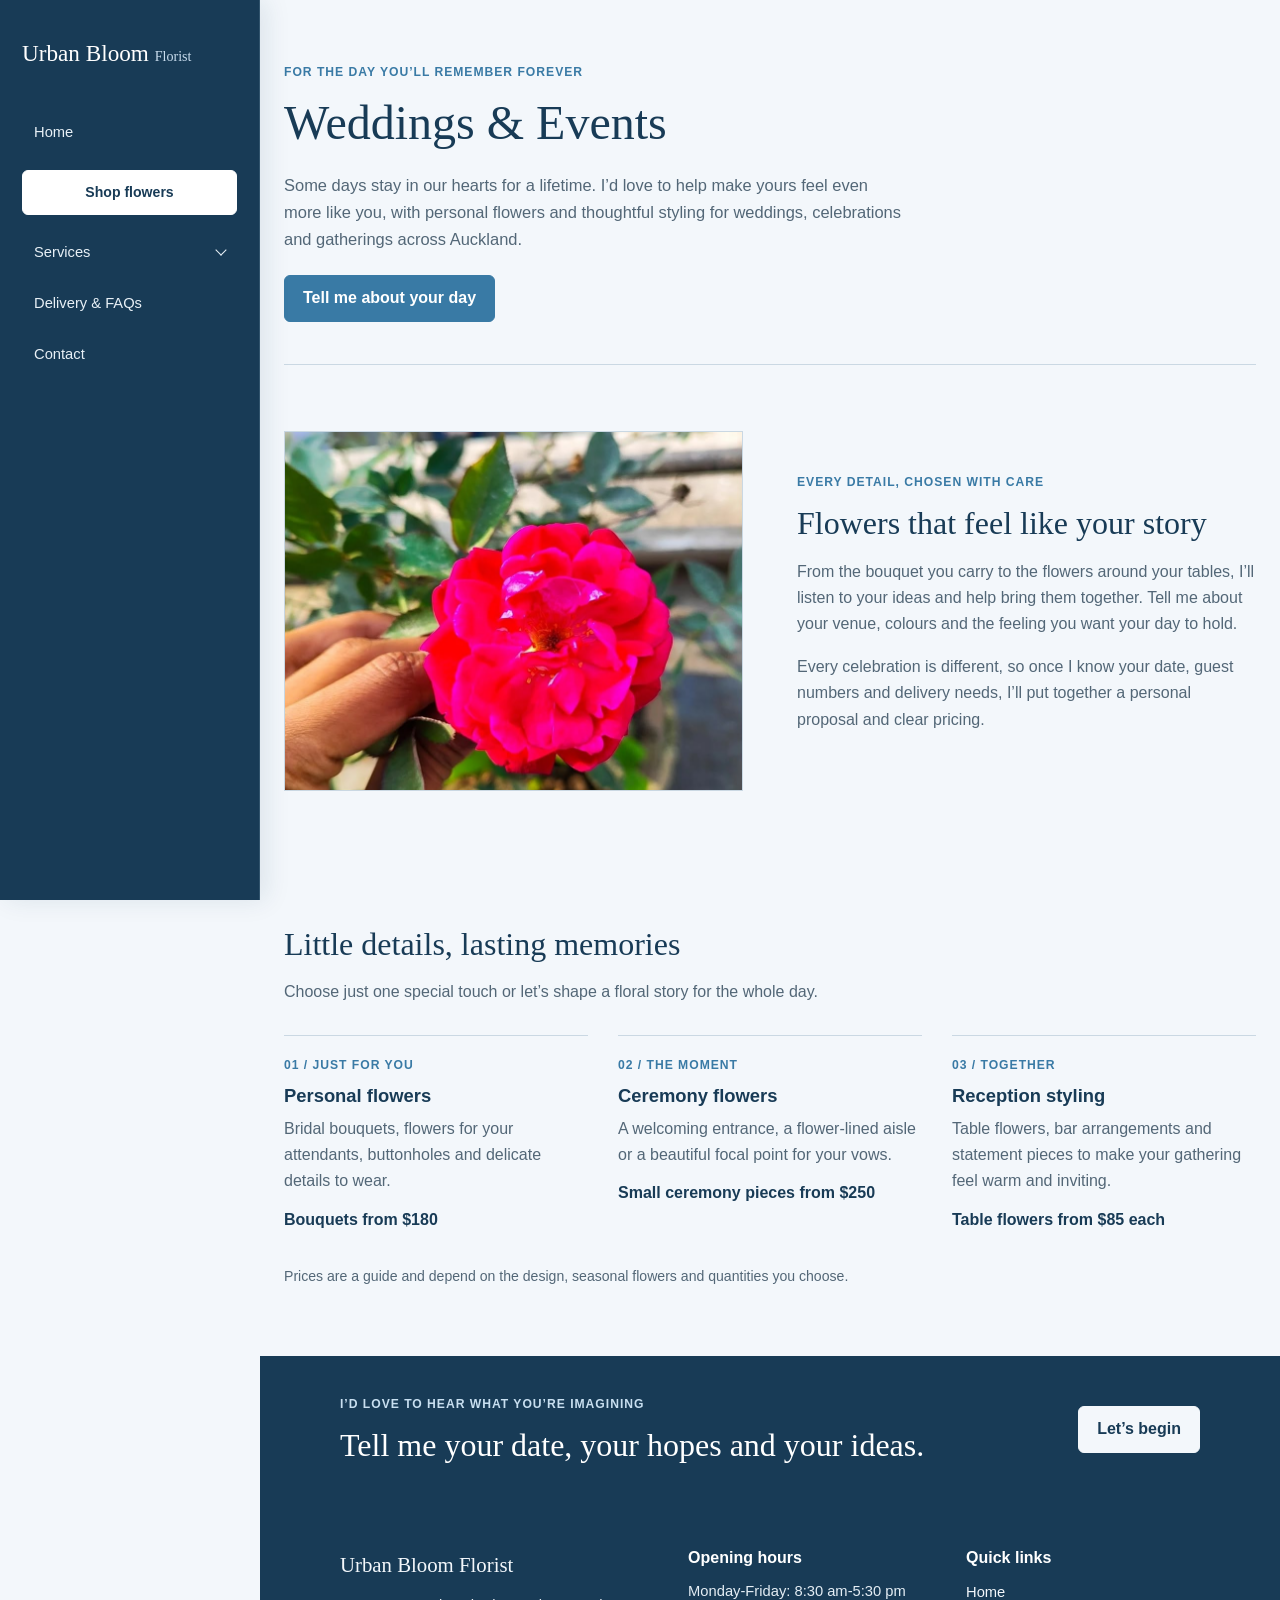
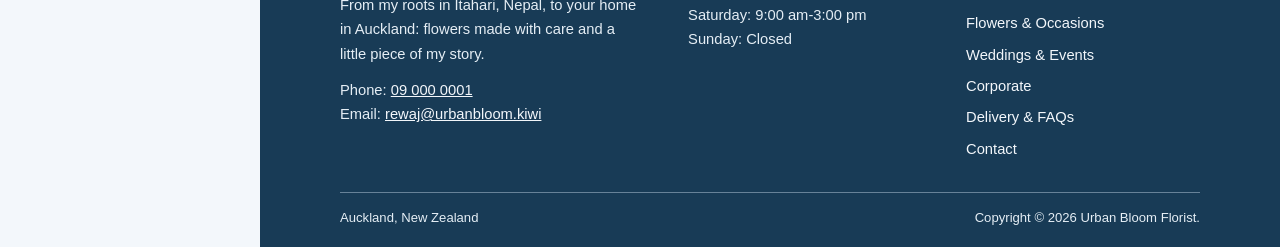
<file: weddings.html>
<!DOCTYPE html>
<html lang="en-NZ">
<head>
  <meta charset="UTF-8">
  <meta name="viewport" content="width=device-width, initial-scale=1.0">
  <meta name="description" content="Personal wedding and event flowers, made with care by Rewaj at Urban Bloom Florist in Auckland.">
  <title>Weddings &amp; Events | Urban Bloom Florist</title>
  <link rel="stylesheet" href="css/style.css">
  <script src="js/script.js" defer></script>
</head>
<body>
  <a class="skip-link" href="#main-content">Skip to content</a>
  <header class="site-header"><div class="header-inner"><a class="site-logo" href="index.html">Urban Bloom <span>Florist</span></a><button class="menu-toggle" type="button" aria-label="Open navigation menu" aria-expanded="false" aria-controls="site-navigation"><span></span><span></span><span></span></button><nav class="site-nav" id="site-navigation" aria-label="Main navigation"><a href="index.html">Home</a><a href="flowers.html" class="nav-shop-link">Shop flowers</a><div class="nav-dropdown"><button class="nav-dropdown-toggle" type="button" aria-expanded="false" aria-controls="services-menu">Services</button><div class="nav-dropdown-menu" id="services-menu"><a href="weddings.html" aria-current="page">Weddings &amp; Events</a><a href="corporate.html">Corporate</a></div></div><a href="delivery.html">Delivery &amp; FAQs</a><a href="contact.html">Contact</a></nav></div></header>
  <main id="main-content">
    <section class="page-intro"><p class="eyebrow">For the day you’ll remember forever</p><h1>Weddings &amp; Events</h1><p>Some days stay in our hearts for a lifetime. I’d love to help make yours feel even more like you, with personal flowers and thoughtful styling for weddings, celebrations and gatherings across Auckland.</p><a class="button button-primary" href="contact.html">Tell me about your day</a></section>
    <section class="split-section detail-split"><div class="image-frame split-image"><img src="image 2.jpeg" alt="Thoughtfully arranged flowers for a wedding or event"></div><div class="split-copy"><p class="eyebrow">Every detail, chosen with care</p><h2>Flowers that feel like your story</h2><p>From the bouquet you carry to the flowers around your tables, I’ll listen to your ideas and help bring them together. Tell me about your venue, colours and the feeling you want your day to hold.</p><p>Every celebration is different, so once I know your date, guest numbers and delivery needs, I’ll put together a personal proposal and clear pricing.</p></div></section>
    <section class="content-section"><div class="section-heading"><h2>Little details, lasting memories</h2><p>Choose just one special touch or let’s shape a floral story for the whole day.</p></div><div class="occasion-grid"><article><p class="eyebrow">01 / Just for you</p><h3>Personal flowers</h3><p>Bridal bouquets, flowers for your attendants, buttonholes and delicate details to wear.</p><p class="price-note">Bouquets from $180</p></article><article><p class="eyebrow">02 / The moment</p><h3>Ceremony flowers</h3><p>A welcoming entrance, a flower-lined aisle or a beautiful focal point for your vows.</p><p class="price-note">Small ceremony pieces from $250</p></article><article><p class="eyebrow">03 / Together</p><h3>Reception styling</h3><p>Table flowers, bar arrangements and statement pieces to make your gathering feel warm and inviting.</p><p class="price-note">Table flowers from $85 each</p></article></div><p class="small-note">Prices are a guide and depend on the design, seasonal flowers and quantities you choose.</p></section>
    <section class="contact-band"><div><p class="eyebrow">I’d love to hear what you’re imagining</p><h2>Tell me your date, your hopes and your ideas.</h2></div><a class="button button-light" href="contact.html">Let’s begin</a></section>
  </main>
  <footer class="site-footer"><div class="footer-main"><div class="footer-about"><a class="footer-logo" href="index.html">Urban Bloom Florist</a><p>From my roots in Itahari, Nepal, to your home in Auckland: flowers made with care and a little piece of my story.</p><p>Phone: <a href="tel:+6490000001">09 000 0001</a><br>Email: <a href="mailto:rewaj@urbanbloom.kiwi">rewaj@urbanbloom.kiwi</a></p></div><div><h2>Opening hours</h2><p>Monday-Friday: 8:30 am-5:30 pm<br>Saturday: 9:00 am-3:00 pm<br>Sunday: Closed</p></div><div><h2>Quick links</h2><ul class="footer-links"><li><a href="index.html">Home</a></li><li><a href="flowers.html">Flowers &amp; Occasions</a></li><li><a href="weddings.html">Weddings &amp; Events</a></li><li><a href="corporate.html">Corporate</a></li><li><a href="delivery.html">Delivery &amp; FAQs</a></li><li><a href="contact.html">Contact</a></li></ul></div></div><div class="footer-bottom"><p>Auckland, New Zealand</p><p>Copyright &copy; 2026 Urban Bloom Florist.</p></div></footer>
</body>
</html>
</file>
<file: css/style.css>
:root {
  --paper: #f3f7fb;
  --white: #ffffff;
  --forest: #183b56;
  --sage: #e4edf5;
  --clay: #397aa5;
  --charcoal: #263745;
  --muted: #536777;
  --line: #cad8e3;
  --accent-hover: #285d80;
  --sage-line: #bdcfdd;
  --accent-soft: #c8dff0;
  --input-border: #8199aa;
  --footer-text: #e5eef5;
  --footer-line: #678298;
  --content-width: 1120px;
}

* { box-sizing: border-box; }
html { scroll-behavior: smooth; }
body { margin: 0; color: var(--charcoal); background: var(--paper); font-family: "Avenir Next", Avenir, Arial, sans-serif; font-size: 16px; line-height: 1.65; }
a { color: var(--forest); }
a:hover { color: var(--clay); }
img { display: block; width: 100%; height: 100%; object-fit: cover; }
h1, h2, h3, p { margin-top: 0; }
h1, h2, h3 { color: var(--forest); line-height: 1.2; }
h1, h2 { font-family: "Palatino Linotype", "Book Antiqua", Georgia, serif; font-weight: 400; }
h1 { margin-bottom: 20px; font-size: 3.5rem; }
h2 { margin-bottom: 16px; font-size: 2rem; }
h3 { margin-bottom: 8px; font-size: 1.15rem; }
.skip-link { position: absolute; z-index: 10; top: -60px; left: 16px; padding: 10px 14px; color: var(--white); background: var(--forest); }
.skip-link:focus { top: 12px; }

.site-header { position: fixed; z-index: 20; inset: 0 auto 0 0; width: 260px; border-right: 1px solid #31546d; background: var(--forest); box-shadow: 6px 0 24px rgb(24 59 86 / 10%); }
.header-inner { display: flex; width: 100%; height: 100%; flex-direction: column; align-items: stretch; justify-content: flex-start; gap: 38px; margin: 0; padding: 34px 22px; }
.site-logo, .footer-logo { color: var(--forest); font-family: "Palatino Linotype", "Book Antiqua", Georgia, serif; font-size: 1.3rem; text-decoration: none; white-space: nowrap; }
.site-logo { color: var(--white); font-size: 1.45rem; white-space: normal; }
.site-logo span { color: #c8dced; font-size: .88rem; }
.site-nav { display: flex; flex-direction: column; align-items: stretch; gap: 7px; }
.site-nav > a, .nav-dropdown-toggle { color: #e8f0f6; font: inherit; font-size: .92rem; text-decoration: none; }
.site-nav > a:not(.nav-shop-link), .nav-dropdown-toggle { width: 100%; padding: 10px 12px; border-radius: 6px; text-align: left; }
.site-nav > a:hover, .site-nav > a[aria-current="page"], .nav-dropdown-toggle:hover, .nav-dropdown-menu a:hover, .nav-dropdown-menu a[aria-current="page"] { color: var(--white); background: #315a76; }
.site-nav > a:not(.nav-shop-link)[aria-current="page"], .nav-dropdown-menu a[aria-current="page"] { text-decoration: underline; text-decoration-thickness: 1px; text-underline-offset: 5px; }
.site-nav > .nav-shop-link { margin: 8px 0; padding: 10px 14px; border: 1px solid var(--white); border-radius: 6px; color: var(--forest); background: var(--white); font-size: .88rem; font-weight: 700; text-align: center; text-decoration: none; transition: background-color .15s ease, transform .15s ease; }
.site-nav > .nav-shop-link:hover { color: var(--forest); background: #dceaf4; transform: translateY(-1px); }
.site-nav > .nav-shop-link[aria-current="page"] { box-shadow: inset 0 0 0 2px #8db4d0; }
.nav-dropdown { position: relative; }
.nav-dropdown-toggle { display: inline-flex; align-items: center; justify-content: space-between; gap: 8px; border: 0; background: transparent; cursor: pointer; }
.nav-dropdown-toggle::after { width: 7px; height: 7px; border-right: 1.5px solid currentColor; border-bottom: 1.5px solid currentColor; content: ""; transform: translateY(-2px) rotate(45deg); transition: transform .15s ease; }
.nav-dropdown-toggle[aria-expanded="true"]::after { transform: translateY(2px) rotate(225deg); }
.nav-dropdown-menu { display: none; min-width: 0; margin: 3px 0 6px 12px; padding: 3px 0 3px 8px; border: 0; border-left: 2px solid #698aa2; background: transparent; }
.nav-dropdown.is-open .nav-dropdown-menu, .nav-dropdown:focus-within .nav-dropdown-menu, .nav-dropdown:hover .nav-dropdown-menu { display: grid; }
.nav-dropdown-menu a { padding: 8px 10px; border-radius: 5px; color: #e8f0f6; font-size: .88rem; text-decoration: none; }
.nav-dropdown-menu a:hover, .nav-dropdown-menu a:focus-visible { background: #315a76; }
.menu-toggle { display: none; width: 44px; height: 44px; padding: 10px; border: 1px solid var(--line); border-radius: 50%; background: transparent; cursor: pointer; }
.menu-toggle span { display: block; height: 2px; margin: 5px 0; background: var(--forest); }
.main-content, #main-content, .site-footer { margin-left: 260px; }

.home-hero { display: grid; width: min(100% - 48px, var(--content-width)); min-height: 500px; grid-template-columns: 1fr 1fr; align-items: center; gap: 56px; margin: 0 auto; padding: 58px 0 68px; border-bottom: 1px solid var(--line); }
.hero-copy { max-width: 520px; padding: 14px 0; }
.hero-copy h1 { max-width: 500px; }
.hero-copy > p:not(.eyebrow), .page-intro > p:not(.eyebrow) { max-width: 620px; color: var(--muted); font-size: 1.03rem; }
.eyebrow { margin-bottom: 12px; color: var(--clay); font-size: .76rem; font-weight: 700; letter-spacing: .08em; text-transform: uppercase; }
.eyebrow span { padding: 0 4px; color: var(--muted); }
.image-frame { overflow: hidden; border: 1px solid var(--line); background: var(--sage); }
.hero-image { height: 390px; }
.button-row { display: flex; flex-wrap: wrap; align-items: center; gap: 20px; margin-top: 26px; }
.button { display: inline-flex; min-height: 45px; align-items: center; justify-content: center; padding: 9px 18px; border: 1px solid var(--forest); border-radius: 6px; font: inherit; font-weight: 700; text-decoration: none; cursor: pointer; }
.button-primary { color: var(--white); border-color: var(--clay); background: var(--clay); }
.button-primary:hover { color: var(--white); border-color: var(--accent-hover); background: var(--accent-hover); }
.button-secondary { color: var(--forest); background: transparent; }
.button-secondary:hover { background: var(--sage); }
.button-light { color: var(--forest); border-color: var(--paper); background: var(--paper); }
.button-light:hover { color: var(--forest); background: var(--sage); }
.hero-text-link { font-weight: 700; text-underline-offset: 4px; }
.hero-text-link span, .text-link span { padding-left: 4px; }

.content-section { width: min(100% - 48px, var(--content-width)); margin: 0 auto; padding: 68px 0; }
.section-heading { max-width: 650px; margin: 0 0 30px; text-align: left; }
.section-heading > p:last-child { margin-bottom: 0; color: var(--muted); }
.product-grid { display: grid; grid-template-columns: repeat(3, minmax(0, 1fr)); gap: 26px; }
.product-item { min-width: 0; }
.product-image { height: 260px; }
.product-copy { padding: 16px 2px 0; }
.product-category { margin-bottom: 7px; color: var(--clay); font-size: .72rem; font-weight: 700; letter-spacing: .08em; text-transform: uppercase; }
.product-copy p:not(.product-category) { margin-bottom: 12px; color: var(--muted); }
.product-title { display: flex; align-items: baseline; justify-content: space-between; gap: 12px; margin-bottom: 8px; }
.product-title h3 { margin: 0; }
.product-title span { flex-shrink: 0; color: var(--forest); font-size: .95rem; font-weight: 700; }
.text-link { font-weight: 700; text-decoration-thickness: 1px; text-underline-offset: 4px; }
.small-note { margin: 22px 0 0; color: var(--muted); font-size: .88rem; }

.split-section { display: grid; grid-template-columns: 1fr 1fr; align-items: center; gap: 54px; }
.home-services { padding: 62px max(24px, calc((100vw - var(--content-width)) / 2)); background: var(--sage); }
.split-image { height: 350px; }
.split-copy { max-width: 500px; }
.split-copy p:not(.eyebrow) { color: var(--muted); }
.service-links { margin-top: 20px; border-top: 1px solid var(--sage-line); }
.service-links a { display: grid; grid-template-columns: 145px 1fr; gap: 18px; padding: 12px 0; border-bottom: 1px solid var(--sage-line); text-decoration: none; }
.service-index { color: var(--clay); font-size: .74rem; font-weight: 700; letter-spacing: .05em; text-transform: uppercase; }
.service-link-title { color: var(--forest); font-weight: 700; }
.service-links a:hover .service-link-title { text-decoration: underline; text-underline-offset: 4px; }
.contact-band { display: flex; align-items: center; justify-content: space-between; gap: 24px; padding: 38px max(24px, calc((100vw - var(--content-width)) / 2)); color: var(--white); background: var(--forest); }
.contact-band h2 { margin: 0; color: var(--white); }
.contact-band .eyebrow { color: var(--accent-soft); }

.page-intro { width: min(100% - 48px, var(--content-width)); margin: 0 auto; padding: 62px 0 42px; border-bottom: 1px solid var(--line); text-align: left; }
.page-intro h1 { font-size: 3rem; }
.page-intro > p:not(.eyebrow) { margin-bottom: 14px; }
.page-intro .button { margin-top: 8px; }
.occasion-section { padding: 58px max(24px, calc((100vw - var(--content-width)) / 2)); border-top: 1px solid var(--line); background: var(--white); }
.occasion-section > .section-heading { margin-bottom: 26px; }
.occasion-grid { display: grid; grid-template-columns: repeat(3, minmax(0, 1fr)); gap: 30px; margin-bottom: 28px; }
.occasion-grid article { padding: 19px 0 4px; border-top: 1px solid var(--line); }
.occasion-grid .eyebrow { margin-bottom: 10px; }
.occasion-grid p:not(.eyebrow) { margin-bottom: 0; color: var(--muted); }
.price-note { margin-top: 12px !important; color: var(--forest) !important; font-weight: 700; }
.detail-split { width: min(100% - 48px, var(--content-width)); margin: 0 auto; padding: 66px 0; }
.detail-split .split-image { height: 360px; }
.service-list { border-top: 1px solid var(--line); }
.service-row { display: grid; grid-template-columns: 145px 1fr minmax(170px, 230px); align-items: start; gap: 22px; padding: 22px 0; border-bottom: 1px solid var(--line); }
.service-number { margin: 0; color: var(--clay); font-size: .75rem; font-weight: 700; letter-spacing: .05em; text-transform: uppercase; }
.service-row h3 { margin-bottom: 7px; }
.service-row p { margin-bottom: 0; color: var(--muted); }
.service-row .service-price { color: var(--forest); font-weight: 700; }
.delivery-details { padding-bottom: 34px; }
.delivery-summary article { display: grid; grid-template-columns: 145px 1fr; gap: 22px; padding: 22px 0; border-bottom: 1px solid var(--line); }
.delivery-summary article:first-child { border-top: 1px solid var(--line); }
.delivery-summary h2 { margin-bottom: 7px; font-size: 1.35rem; }
.delivery-summary article div p { margin-bottom: 0; color: var(--muted); }
.faq-section { padding-top: 30px; }
.faq-list { max-width: 850px; margin: 0 0 28px; border-top: 1px solid var(--line); }
.faq-list details { padding: 17px 4px; border-bottom: 1px solid var(--line); }
.faq-list summary { color: var(--forest); font-weight: 700; cursor: pointer; }
.faq-list details p { margin: 12px 0 0; color: var(--muted); }
.faq-section > .button { width: fit-content; }

.contact-layout { display: grid; grid-template-columns: .75fr 1.25fr; gap: 64px; align-items: start; }
.contact-details { padding: 6px 0; }
.contact-details h2 { margin-bottom: 22px; }
.contact-details h3 { margin-top: 28px; }
.contact-details p { margin-bottom: 18px; color: var(--muted); }
.contact-details strong { color: var(--charcoal); }
.enquiry-form { padding: 26px; border: 1px solid var(--line); background: var(--sage); }
.form-row { display: grid; grid-template-columns: 1fr 1fr; gap: 18px; }
.form-field { display: grid; gap: 7px; margin-bottom: 17px; }
.form-field label { color: var(--charcoal); font-weight: 700; }
.form-field label span { color: var(--muted); font-weight: 400; }
.form-field input, .form-field select, .form-field textarea { width: 100%; min-height: 44px; padding: 9px 11px; border: 1px solid var(--input-border); border-radius: 0; color: var(--charcoal); background: var(--white); font: inherit; }
.form-field textarea { min-height: 140px; resize: vertical; }
.form-field input:focus, .form-field select:focus, .form-field textarea:focus, .button:focus-visible, a:focus-visible, summary:focus-visible { outline: 2px solid var(--clay); outline-offset: 2px; }
.form-note, .form-status { margin: 13px 0 0; color: var(--muted); font-size: .9rem; }
.form-status { color: var(--forest); font-weight: 700; }

.site-footer { padding: 45px max(24px, calc((100vw - var(--content-width)) / 2)) 18px; color: var(--paper); background: var(--forest); }
.footer-main { display: grid; grid-template-columns: 1.3fr 1fr 1fr; gap: 44px; padding-bottom: 30px; }
.site-footer h2 { margin-bottom: 12px; color: var(--white); font-family: Arial, Helvetica, sans-serif; font-size: 1rem; font-weight: 700; }
.site-footer p { margin-bottom: 12px; color: var(--footer-text); font-size: .92rem; }
.site-footer a { color: var(--paper); }
.footer-logo { display: inline-block; margin-bottom: 11px; color: var(--white); }
.footer-links { display: grid; gap: 5px; margin: 0; padding: 0; list-style: none; }
.footer-links a { font-size: .92rem; text-decoration: none; }
.footer-links a:hover { text-decoration: underline; text-underline-offset: 3px; }
.footer-bottom { display: flex; justify-content: space-between; gap: 20px; padding-top: 14px; border-top: 1px solid var(--footer-line); }
.footer-bottom p { margin: 0; color: var(--footer-text); font-size: .82rem; }

@media (max-width: 900px) {
  .site-header { position: sticky; inset: auto; width: auto; height: auto; border-right: 0; border-bottom: 1px solid var(--line); background: var(--paper); box-shadow: 0 4px 18px rgb(24 59 86 / 7%); }
  .header-inner { width: min(100% - 36px, var(--content-width)); height: auto; min-height: 76px; flex-direction: row; align-items: center; justify-content: space-between; gap: 26px; margin: 0 auto; padding: 0; }
  .site-logo { color: var(--forest); }
  .site-logo span { color: var(--muted); }
  .menu-toggle { display: block; flex: 0 0 44px; border-color: var(--line); background: var(--white); }
  .site-nav { position: absolute; top: 100%; right: 0; left: 0; display: none; align-items: stretch; gap: 0; padding: 8px 18px 15px; border-bottom: 1px solid var(--line); background: var(--paper); box-shadow: 0 10px 18px rgb(24 59 86 / 8%); }
  .site-nav.is-open { display: flex; flex-direction: column; }
  .site-nav > a:not(.nav-shop-link), .nav-dropdown-toggle { width: 100%; padding: 10px 8px; border-top: 1px solid var(--line); border-radius: 0; color: var(--forest); text-align: left; }
  .site-nav > a:hover, .site-nav > a[aria-current="page"], .nav-dropdown-toggle:hover { color: var(--forest); background: var(--sage); }
  .site-nav > .nav-shop-link { align-self: flex-start; margin: 10px 0 2px; padding: 9px 16px; }
  .nav-dropdown-toggle { justify-content: space-between; }
  .nav-dropdown-menu { position: static; min-width: 0; margin: 0 0 5px 8px; padding: 2px 8px 5px; border: 0; border-left: 2px solid var(--sage-line); background: transparent; box-shadow: none; }
  .nav-dropdown-menu a { padding: 8px 10px; color: var(--forest); }
  .nav-dropdown-menu a:hover, .nav-dropdown-menu a[aria-current="page"] { color: var(--forest); background: var(--sage); }
  .nav-dropdown:hover .nav-dropdown-menu { display: none; }
  .nav-dropdown:not(.is-open):focus-within .nav-dropdown-menu { display: none; }
  .nav-dropdown.is-open .nav-dropdown-menu, .nav-dropdown:focus-within .nav-dropdown-menu { display: grid; }
  #main-content, .site-footer { margin-left: 0; }
  .home-hero { min-height: 0; gap: 32px; padding-top: 48px; padding-bottom: 54px; }
  .hero-image { height: 330px; }
  .product-grid { grid-template-columns: repeat(2, minmax(0, 1fr)); }
  .product-image { height: 230px; }
  .contact-layout { gap: 36px; }
}
@media (max-width: 650px) {
  body { font-size: 15px; }
  .header-inner { min-height: 70px; }
  .home-hero, .split-section { grid-template-columns: 1fr; }
  .home-hero { gap: 26px; padding-top: 42px; padding-bottom: 44px; }
  .hero-copy { padding: 0; }
  h1 { font-size: 2.45rem; }
  h2 { font-size: 1.75rem; }
  .hero-image { height: 270px; }
  .content-section, .detail-split { width: min(100% - 40px, var(--content-width)); padding-top: 48px; padding-bottom: 48px; }
  .product-grid, .occasion-grid { grid-template-columns: 1fr; gap: 28px; }
  .product-image { height: 270px; }
  .home-services { gap: 26px; padding: 46px 20px; }
  .split-image, .detail-split .split-image { height: 270px; }
  .service-links a { grid-template-columns: 1fr; gap: 2px; }
  .contact-band { align-items: flex-start; flex-direction: column; padding: 32px 20px; }
  .page-intro { width: min(100% - 40px, var(--content-width)); padding: 48px 0 34px; }
  .page-intro h1 { font-size: 2.35rem; }
  .occasion-section { padding: 46px 20px; }
  .service-row, .delivery-summary article { grid-template-columns: 1fr; gap: 9px; }
  .delivery-summary article { padding: 18px 0; }
  .contact-layout { grid-template-columns: 1fr; gap: 20px; }
  .enquiry-form { padding: 21px 17px; }
  .form-row { grid-template-columns: 1fr; gap: 0; }
  .footer-main { grid-template-columns: 1fr 1fr; gap: 25px 20px; }
  .footer-about { grid-column: 1 / -1; }
  .footer-bottom { flex-direction: column; gap: 4px; }
}
</file>
